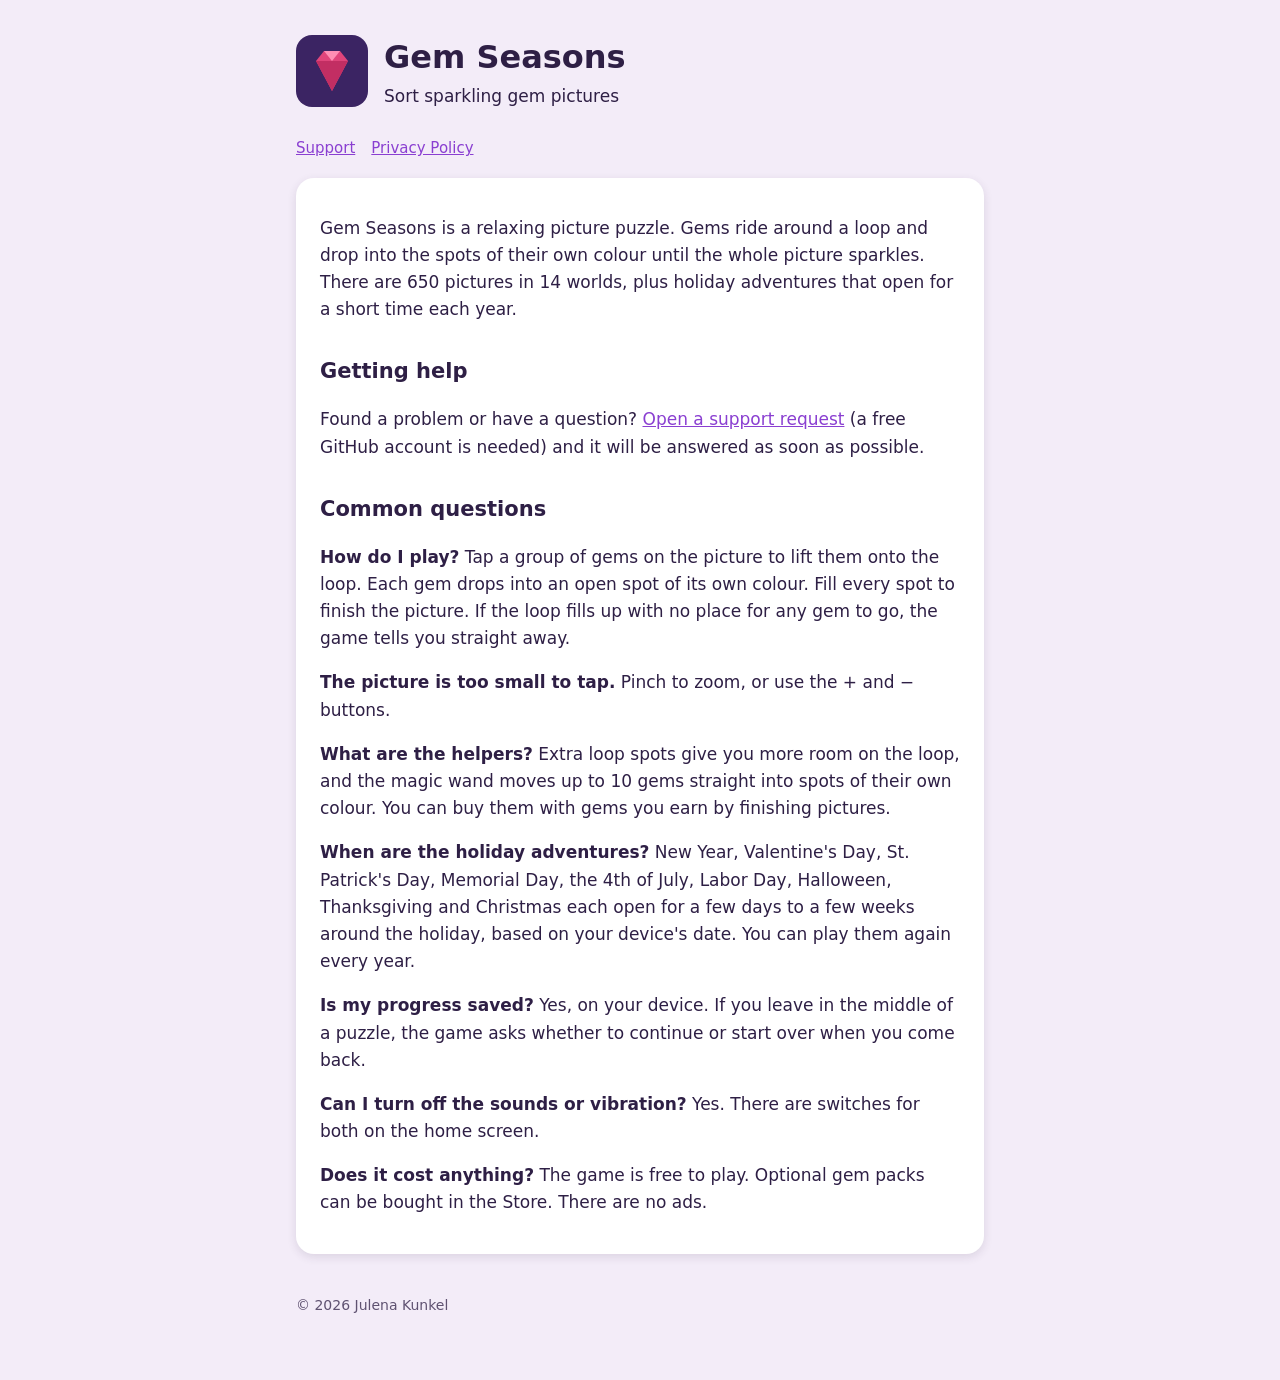
<file: index.html>
<!doctype html>
<html lang="en">
<head>
<meta charset="utf-8">
<meta name="viewport" content="width=device-width, initial-scale=1">
<title>Gem Seasons — Support</title>
<link rel="stylesheet" href="style.css">
</head>
<body>
<main>
<header><svg viewBox="0 0 72 72" aria-hidden="true"><rect width="72" height="72" rx="16" fill="#3b2463"/><polygon points="20,26 28,16 44,16 52,26 36,56" fill="#e0457b"/><polygon points="20,26 52,26 36,56" fill="#c22e63"/><polygon points="28,16 36,26 44,16" fill="#ff8fb4"/></svg><div><h1>Gem Seasons</h1><div>Sort sparkling gem pictures</div></div></header>
<nav><a href="index.html">Support</a><a href="privacy.html">Privacy Policy</a></nav>
<div class="card">
<p>Gem Seasons is a relaxing picture puzzle. Gems ride around a loop and drop into the spots of their own colour until the whole picture sparkles. There are 650 pictures in 14 worlds, plus holiday adventures that open for a short time each year.</p>
<h2>Getting help</h2>
<p>Found a problem or have a question? <a href="https://github.com/Jules031975/gem-seasons-app/issues/new">Open a support request</a> (a free GitHub account is needed) and it will be answered as soon as possible.</p>
<h2>Common questions</h2>
<p><strong>How do I play?</strong> Tap a group of gems on the picture to lift them onto the loop. Each gem drops into an open spot of its own colour. Fill every spot to finish the picture. If the loop fills up with no place for any gem to go, the game tells you straight away.</p>
<p><strong>The picture is too small to tap.</strong> Pinch to zoom, or use the + and − buttons.</p>
<p><strong>What are the helpers?</strong> Extra loop spots give you more room on the loop, and the magic wand moves up to 10 gems straight into spots of their own colour. You can buy them with gems you earn by finishing pictures.</p>
<p><strong>When are the holiday adventures?</strong> New Year, Valentine's Day, St. Patrick's Day, Memorial Day, the 4th of July, Labor Day, Halloween, Thanksgiving and Christmas each open for a few days to a few weeks around the holiday, based on your device's date. You can play them again every year.</p>
<p><strong>Is my progress saved?</strong> Yes, on your device. If you leave in the middle of a puzzle, the game asks whether to continue or start over when you come back.</p>
<p><strong>Can I turn off the sounds or vibration?</strong> Yes. There are switches for both on the home screen.</p>
<p><strong>Does it cost anything?</strong> The game is free to play. Optional gem packs can be bought in the Store. There are no ads.</p>
</div>
<footer>© 2026 Julena Kunkel</footer>
</main>
</body>
</html>
</file>
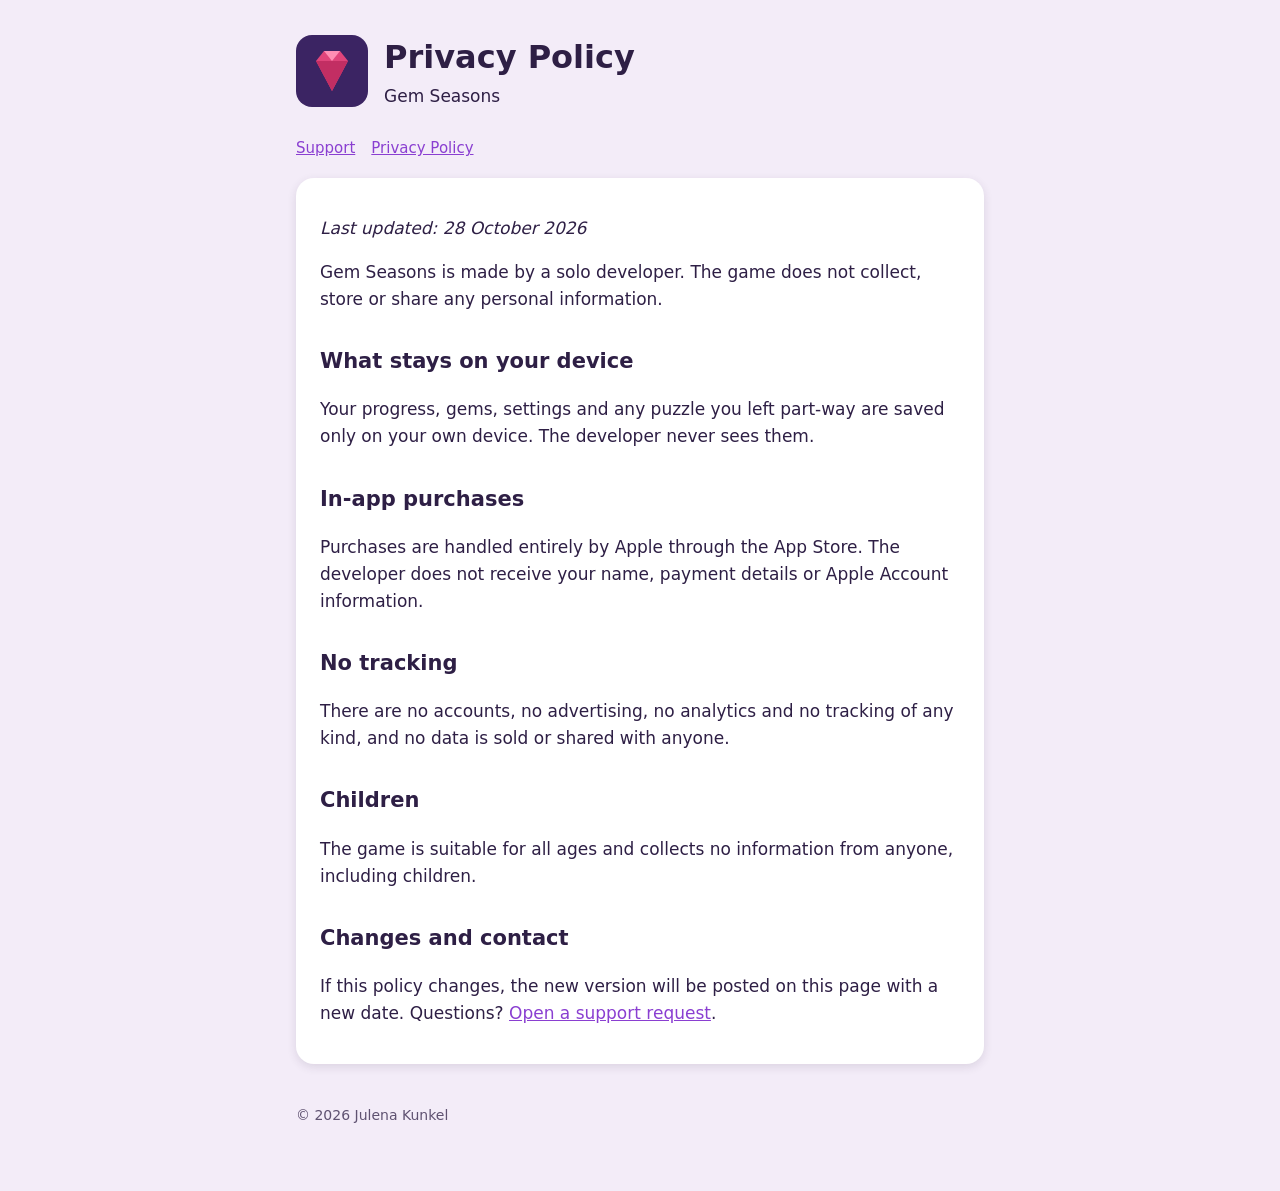
<file: privacy.html>
<!doctype html>
<html lang="en">
<head>
<meta charset="utf-8">
<meta name="viewport" content="width=device-width, initial-scale=1">
<title>Gem Seasons — Privacy Policy</title>
<link rel="stylesheet" href="style.css">
</head>
<body>
<main>
<header><svg viewBox="0 0 72 72" aria-hidden="true"><rect width="72" height="72" rx="16" fill="#3b2463"/><polygon points="20,26 28,16 44,16 52,26 36,56" fill="#e0457b"/><polygon points="20,26 52,26 36,56" fill="#c22e63"/><polygon points="28,16 36,26 44,16" fill="#ff8fb4"/></svg><div><h1>Privacy Policy</h1><div>Gem Seasons</div></div></header>
<nav><a href="index.html">Support</a><a href="privacy.html">Privacy Policy</a></nav>
<div class="card">
<p><em>Last updated: 28 October 2026</em></p>
<p>Gem Seasons is made by a solo developer. The game does not collect, store or share any personal information.</p>
<h2>What stays on your device</h2>
<p>Your progress, gems, settings and any puzzle you left part-way are saved only on your own device. The developer never sees them.</p>
<h2>In-app purchases</h2>
<p>Purchases are handled entirely by Apple through the App Store. The developer does not receive your name, payment details or Apple Account information.</p>
<h2>No tracking</h2>
<p>There are no accounts, no advertising, no analytics and no tracking of any kind, and no data is sold or shared with anyone.</p>
<h2>Children</h2>
<p>The game is suitable for all ages and collects no information from anyone, including children.</p>
<h2>Changes and contact</h2>
<p>If this policy changes, the new version will be posted on this page with a new date. Questions? <a href="https://github.com/Jules031975/gem-seasons-app/issues/new">Open a support request</a>.</p>
</div>
<footer>© 2026 Julena Kunkel</footer>
</main>
</body>
</html>
</file>
<file: style.css>
:root { --bg: #f3ecf8; --card: #ffffff; --ink: #2e1f45; --accent: #8a3fd1; }
* { box-sizing: border-box; }
body { margin: 0; background: var(--bg); color: var(--ink); font: 17px/1.6 -apple-system, system-ui, "Helvetica Neue", Arial, sans-serif; }
main { max-width: 720px; margin: 0 auto; padding: 32px 16px 64px; }
header { display: flex; gap: 16px; align-items: center; margin-bottom: 24px; }
header svg { width: 72px; height: 72px; flex: none; }
h1 { margin: 0; font-size: 32px; }
h2 { margin-top: 32px; font-size: 21px; }
.card { background: var(--card); border-radius: 18px; padding: 20px 24px; box-shadow: 0 3px 10px rgba(46, 31, 69, 0.12); }
a { color: var(--accent); }
nav { margin-bottom: 16px; }
nav a { margin-right: 16px; font-size: 15px; }
footer { margin-top: 40px; font-size: 14px; opacity: 0.75; }
</file>
